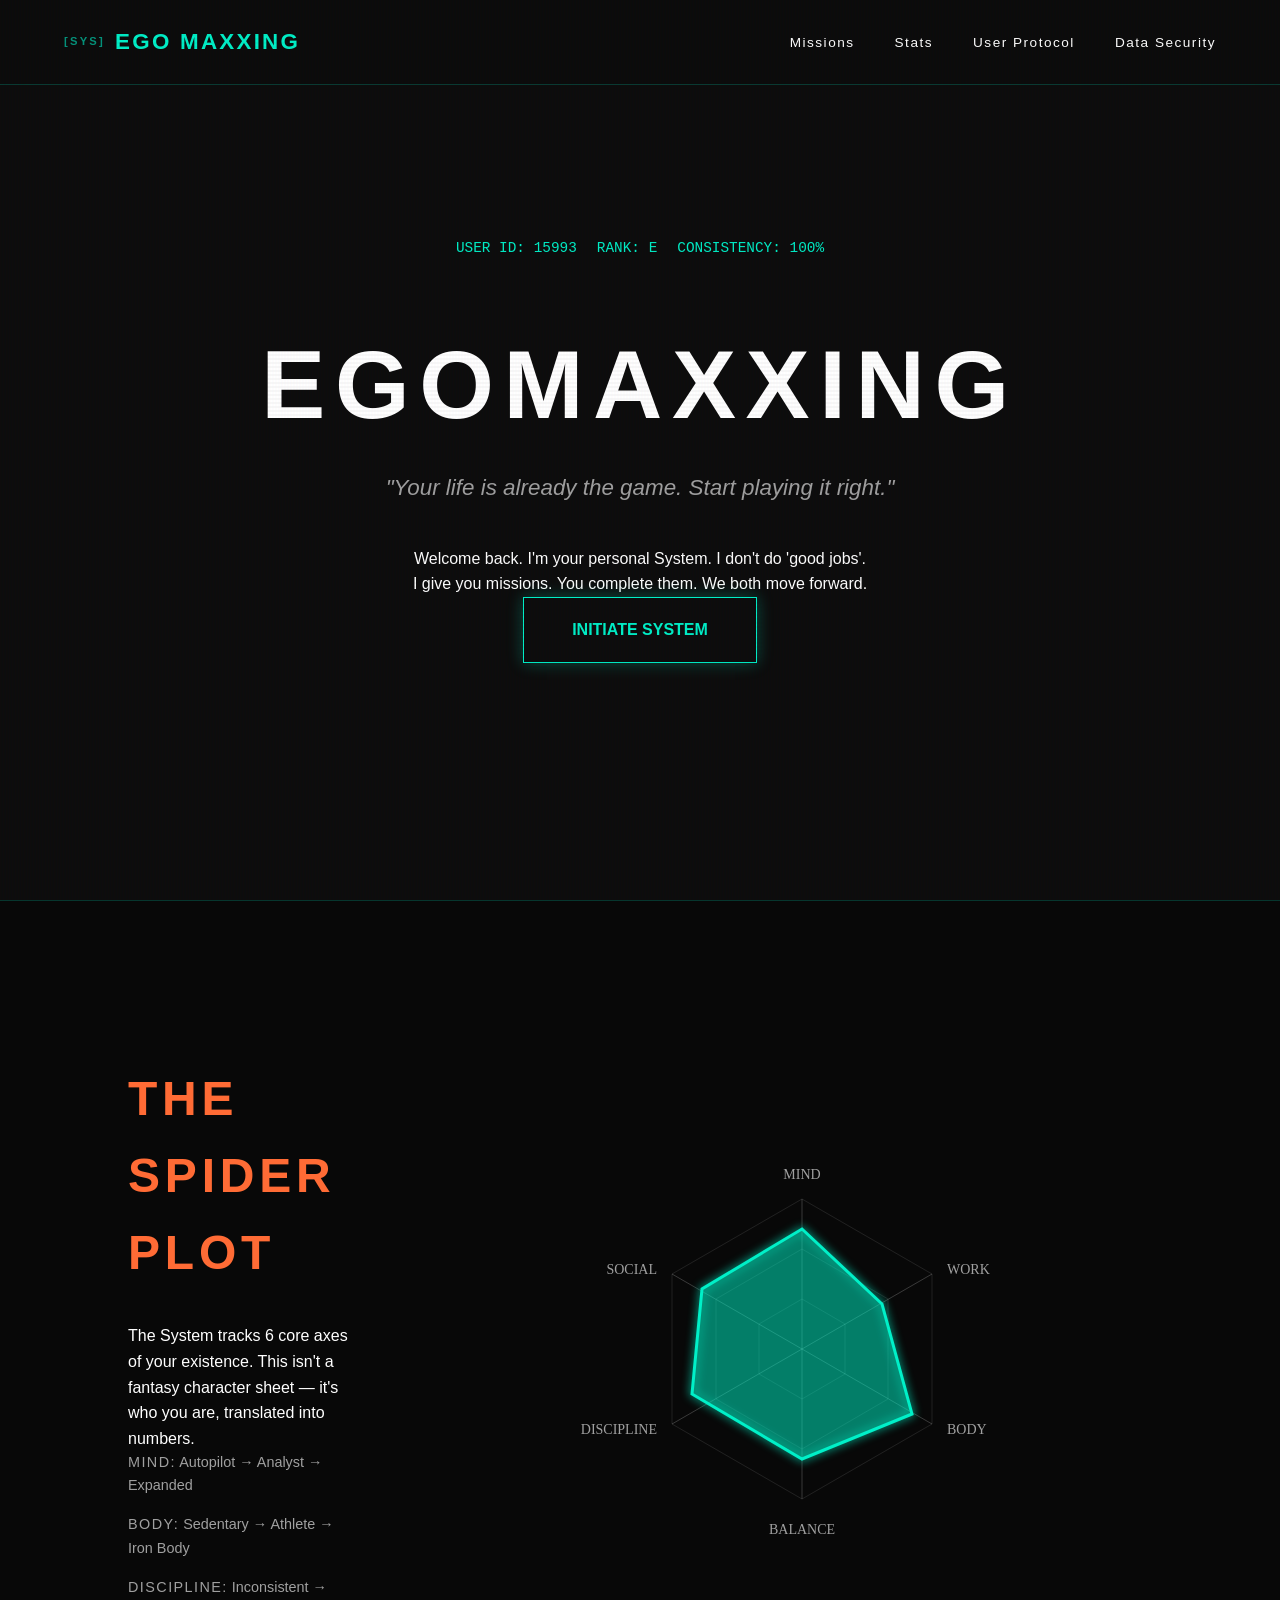
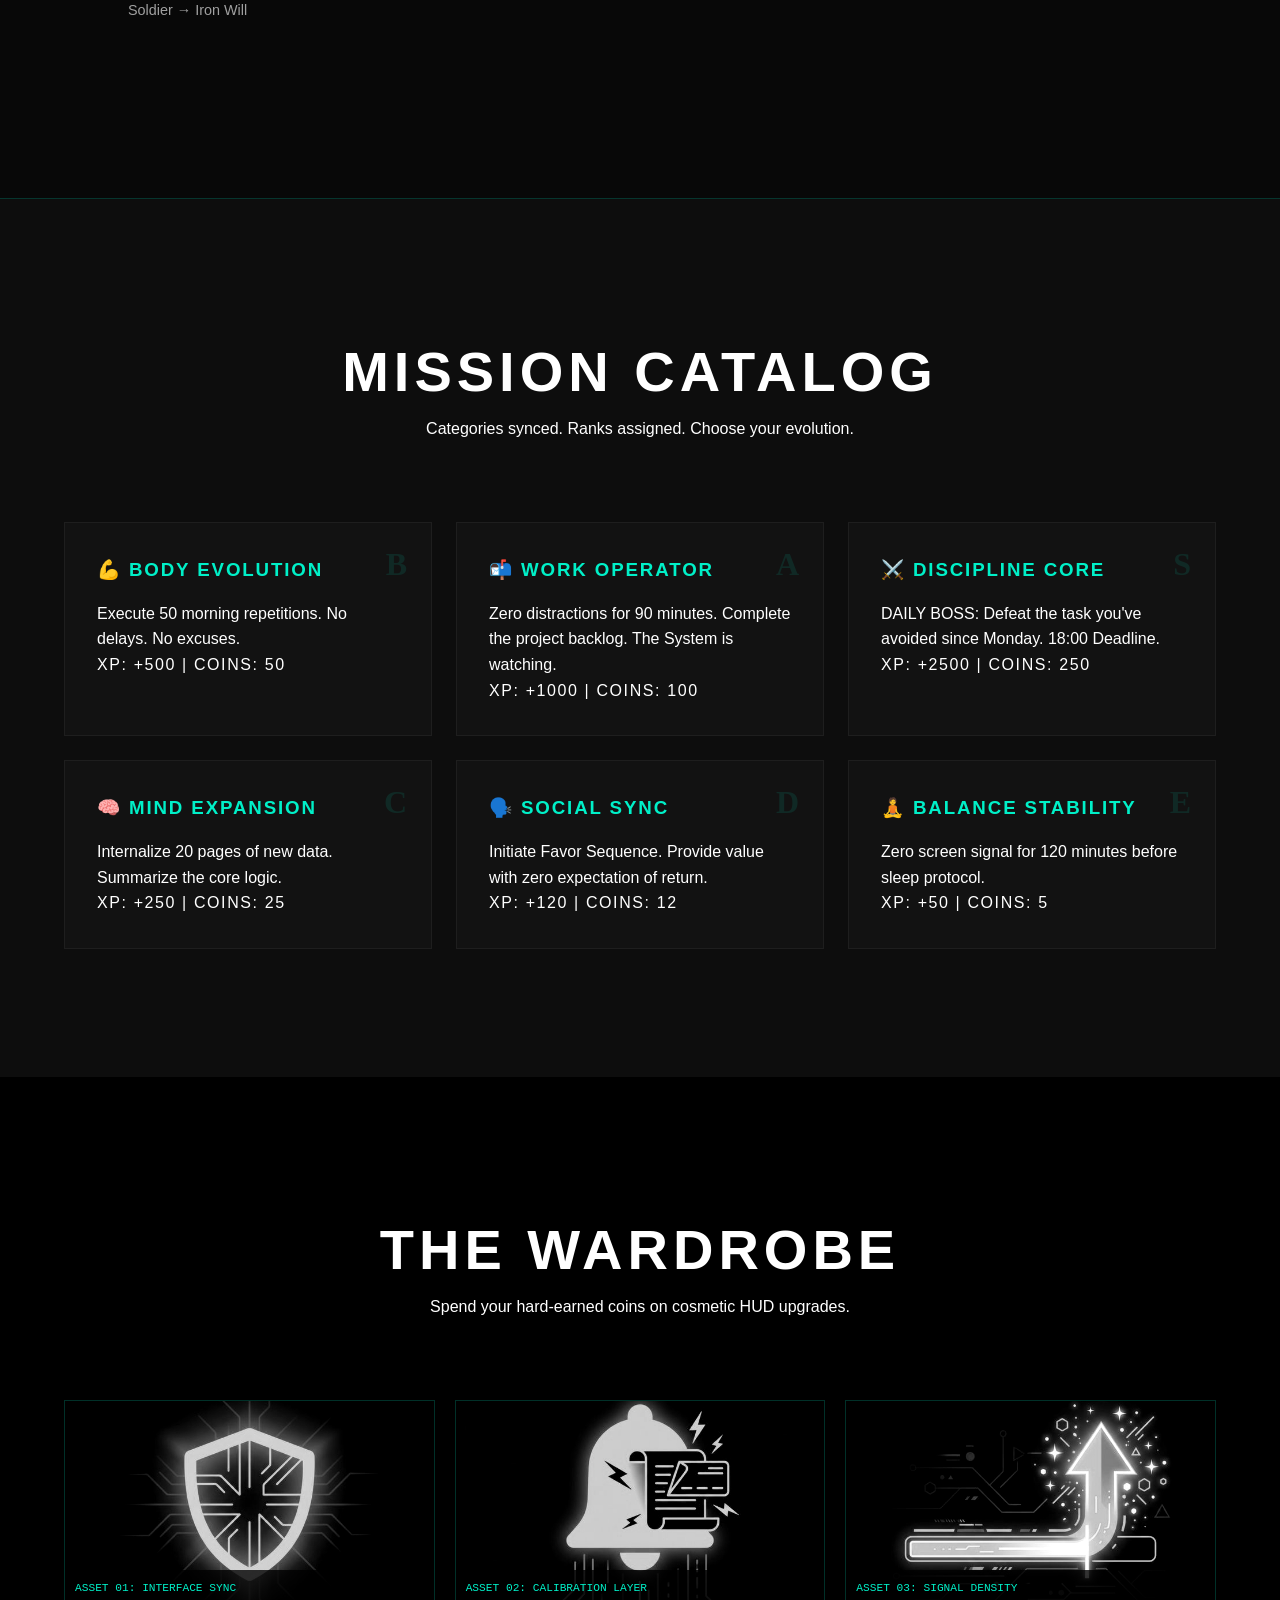
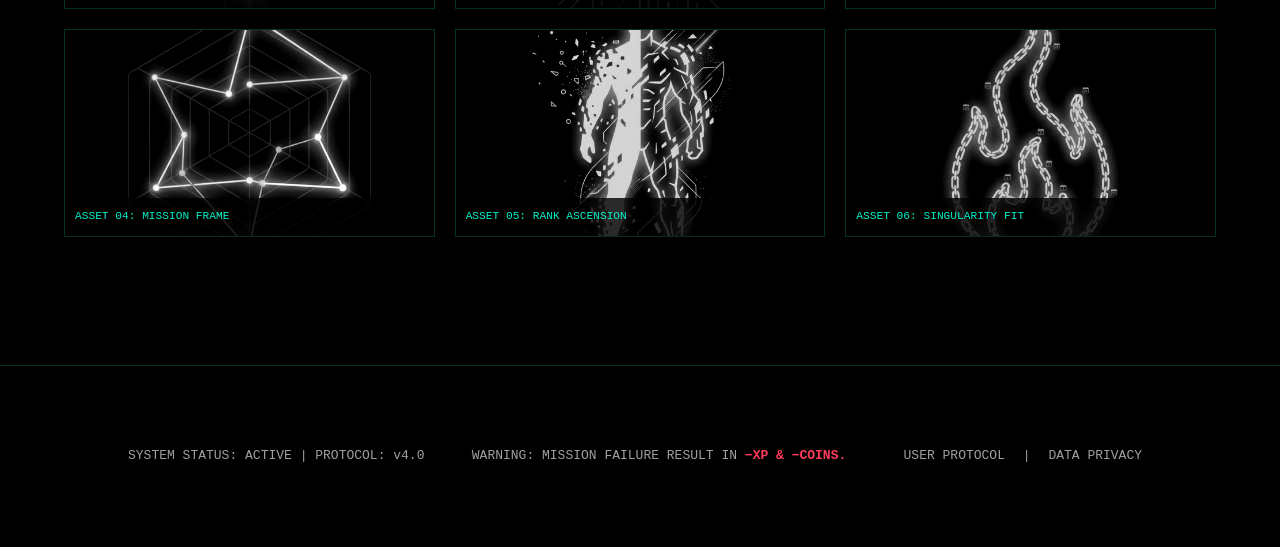
<file: index.html>
<!DOCTYPE html>
<html lang="en">
<head>
    <meta charset="UTF-8">
    <meta name="viewport" content="width=device-width, initial-scale=1.0">
    <title>EGO MAXXING | LEVEL UP YOUR REAL LIFE</title>
    <meta name="description" content="Ego Maxxing: Your life is already the game. Start playing it right. The ultimate urban RPG for productivity and personal growth.">
    <link rel="stylesheet" href="style.css">
</head>
<body class="system-boot">
    <nav>
        <a href="index.html" class="logo">EGO MAXXING</a>
        <ul>
            <li><a href="#missions">Missions</a></li>
            <li><a href="#stats">Stats</a></li>
            <li><a href="terms.html">User Protocol</a></li>
            <li><a href="privacy.html">Data Security</a></li>
        </ul>
    </nav>

    <header class="hero">
        <div class="hero-stats">
            <span>USER ID: 15993</span>
            <span>RANK: E</span>
            <span>CONSISTENCY: 100%</span>
        </div>
        <h1 id="main-title">EGO MAXXING</h1>
        <p class="tagline">"Your life is already the game. Start playing it right."</p>
        <div class="hero-desc">
            <p>Welcome back. I'm your personal System. I don't do 'good jobs'.<br>I give you missions. You complete them. We both move forward.</p>
        </div>
        <a href="#missions" class="cta-button">INITIATE SYSTEM</a>
    </header>

    <section id="stats" class="radar-section">
        <div class="radar-info">
            <h2>THE SPIDER PLOT</h2>
            <p>The System tracks 6 core axes of your existence. This isn't a fantasy character sheet — it's who you are, translated into numbers.</p>
            <div class="stat-labels">
                <div class="stat-item"><span class="mono">MIND:</span> Autopilot → Analyst → Expanded</div>
                <div class="stat-item"><span class="mono">BODY:</span> Sedentary → Athlete → Iron Body</div>
                <div class="stat-item"><span class="mono">DISCIPLINE:</span> Inconsistent → Soldier → Iron Will</div>
            </div>
        </div>
        <div class="radar-chart-container">
            <svg width="700" height="500" viewBox="0 0 700 500">
                <!-- Radar Grid Layers -->
                <polygon points="350,100 480,175 480,325 350,400 220,325 220,175" class="radar-grid" />
                <polygon points="350,150 436,200 436,300 350,350 264,300 264,200" class="radar-grid" />
                <polygon points="350,200 393,225 393,275 350,300 307,275 307,225" class="radar-grid" />
                
                <!-- Axis Lines -->
                <line x1="350" y1="250" x2="350" y2="100" class="radar-axis" />
                <line x1="350" y1="250" x2="480" y2="175" class="radar-axis" />
                <line x1="350" y1="250" x2="480" y2="325" class="radar-axis" />
                <line x1="350" y1="250" x2="350" y2="400" class="radar-axis" />
                <line x1="350" y1="250" x2="220" y2="325" class="radar-axis" />
                <line x1="350" y1="250" x2="220" y2="175" class="radar-axis" />
                
                <!-- Data Area (Example Data) -->
                <polygon points="350,130 430,205 460,315 350,360 240,295 250,190" class="radar-area" id="radar-data" />
                
                <!-- Labels -->
                <text x="350" y="80" text-anchor="middle" class="radar-label">MIND</text>
                <text x="495" y="175" text-anchor="start" class="radar-label">WORK</text>
                <text x="495" y="335" text-anchor="start" class="radar-label">BODY</text>
                <text x="350" y="435" text-anchor="middle" class="radar-label">BALANCE</text>
                <text x="205" y="335" text-anchor="end" class="radar-label">DISCIPLINE</text>
                <text x="205" y="175" text-anchor="end" class="radar-label">SOCIAL</text>
            </svg>
        </div>
    </section>

    <section id="missions" class="missions">
        <div class="missions-header">
            <h2>MISSION CATALOG</h2>
            <p>Categories synced. Ranks assigned. Choose your evolution.</p>
        </div>
        <div class="mission-grid">
            <div class="mission-card" data-rank="B">
                <span class="mission-rank">B</span>
                <h3>💪 BODY EVOLUTION</h3>
                <p>Execute 50 morning repetitions. No delays. No excuses.</p>
                <div class="mono small-data">XP: +500 | COINS: 50</div>
            </div>
            <div class="mission-card" data-rank="A">
                <span class="mission-rank">A</span>
                <h3>📬 WORK OPERATOR</h3>
                <p>Zero distractions for 90 minutes. Complete the project backlog. The System is watching.</p>
                <div class="mono small-data">XP: +1000 | COINS: 100</div>
            </div>
            <div class="mission-card" data-rank="S">
                <span class="mission-rank">S</span>
                <h3>⚔️ DISCIPLINE CORE</h3>
                <p>DAILY BOSS: Defeat the task you've avoided since Monday. 18:00 Deadline.</p>
                <div class="mono small-data">XP: +2500 | COINS: 250</div>
            </div>
            <div class="mission-card" data-rank="C">
                <span class="mission-rank">C</span>
                <h3>🧠 MIND EXPANSION</h3>
                <p>Internalize 20 pages of new data. Summarize the core logic.</p>
                <div class="mono small-data">XP: +250 | COINS: 25</div>
            </div>
            <div class="mission-card" data-rank="D">
                <span class="mission-rank">D</span>
                <h3>🗣️ SOCIAL SYNC</h3>
                <p>Initiate Favor Sequence. Provide value with zero expectation of return.</p>
                <div class="mono small-data">XP: +120 | COINS: 12</div>
            </div>
            <div class="mission-card" data-rank="E">
                <span class="mission-rank">E</span>
                <h3>🧘 BALANCE STABILITY</h3>
                <p>Zero screen signal for 120 minutes before sleep protocol.</p>
                <div class="mono small-data">XP: +50 | COINS: 5</div>
            </div>
        </div>
    </section>

    <section class="wardrobe">
        <div class="missions-header">
            <h2>THE WARDROBE</h2>
            <p>Spend your hard-earned coins on cosmetic HUD upgrades.</p>
        </div>
        <div class="slide-grid">
            <div class="slide-item">
                <img src="assets/slide_1.png" alt="Skin 1">
                <div class="slide-overlay">ASSET 01: INTERFACE SYNC</div>
            </div>
            <div class="slide-item">
                <img src="assets/slide_2.png" alt="Skin 2">
                <div class="slide-overlay">ASSET 02: CALIBRATION LAYER</div>
            </div>
            <div class="slide-item">
                <img src="assets/slide_3.png" alt="Skin 3">
                <div class="slide-overlay">ASSET 03: SIGNAL DENSITY</div>
            </div>
            <div class="slide-item">
                <img src="assets/slide_4.png" alt="Skin 4">
                <div class="slide-overlay">ASSET 04: MISSION FRAME</div>
            </div>
            <div class="slide-item">
                <img src="assets/slide_5.png" alt="Skin 5">
                <div class="slide-overlay">ASSET 05: RANK ASCENSION</div>
            </div>
            <div class="slide-item">
                <img src="assets/slide_6.png" alt="Skin 6">
                <div class="slide-overlay">ASSET 06: SINGULARITY FIT</div>
            </div>
        </div>
    </section>

    <footer>
        <div class="footer-status">
            SYSTEM STATUS: <span class="system-teal">ACTIVE</span> | PROTOCOL: <span class="system-teal">v4.0</span>
        </div>
        <div class="penalty-warning">
            WARNING: MISSION FAILURE RESULT IN <span class="penalty-text">−XP & −COINS.</span>
        </div>
        <div class="footer-links">
            <a href="terms.html">USER PROTOCOL</a> | <a href="privacy.html">DATA PRIVACY</a>
        </div>
    </footer>

    <script src="main.js"></script>
</body>
</html>
</file>
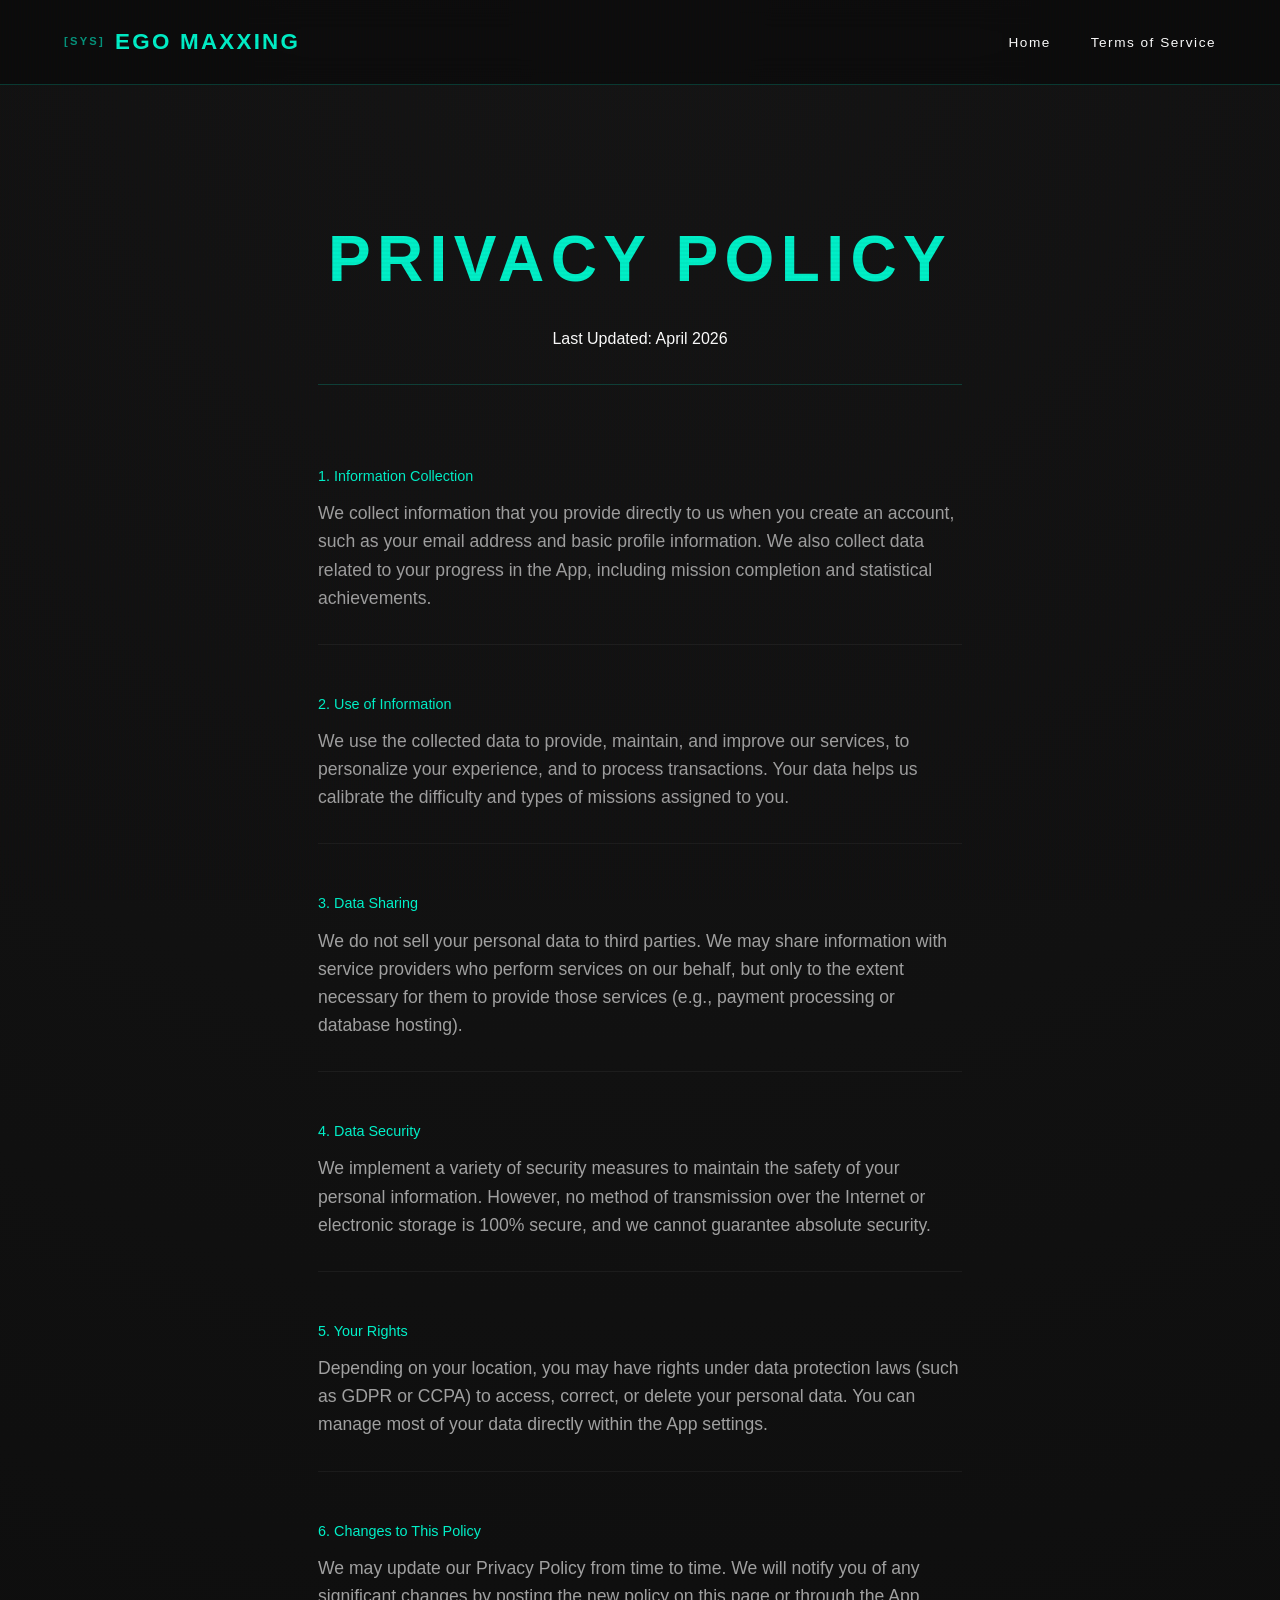
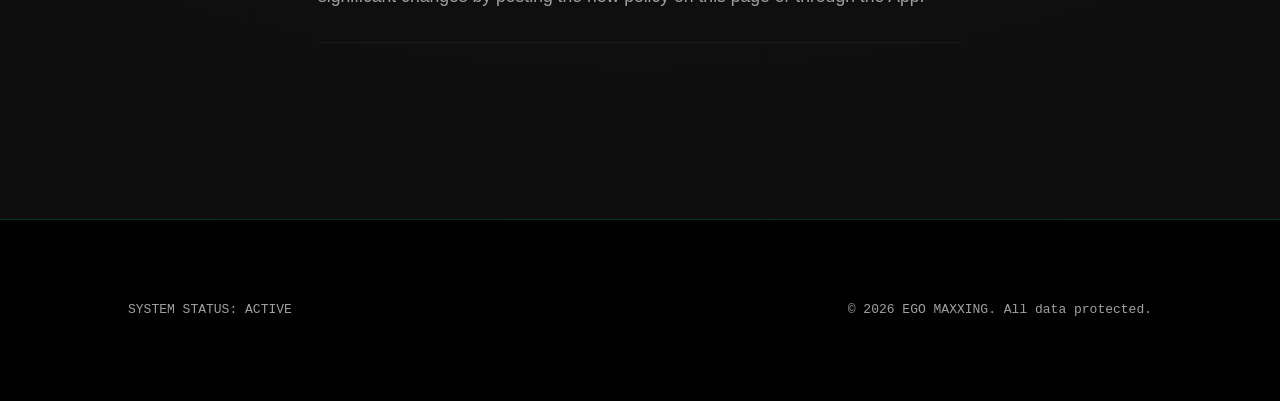
<file: privacy.html>
<!DOCTYPE html>
<html lang="en">
<head>
    <meta charset="UTF-8">
    <meta name="viewport" content="width=device-width, initial-scale=1.0">
    <title>Privacy Policy | EGO MAXXING</title>
    <link rel="stylesheet" href="style.css">
</head>
<body class="legal-page">
    <nav>
        <a href="index.html" class="logo">EGO MAXXING</a>
        <ul>
            <li><a href="index.html">Home</a></li>
            <li><a href="terms.html">Terms of Service</a></li>
        </ul>
    </nav>

    <main class="legal-content">
        <header class="legal-header">
            <h1>Privacy Policy</h1>
            <p class="tagline">Last Updated: April 2026</p>
        </header>
        
        <section class="legal-section">
            <span class="section-number">1. Information Collection</span>
            <p>We collect information that you provide directly to us when you create an account, such as your email address and basic profile information. We also collect data related to your progress in the App, including mission completion and statistical achievements.</p>
        </section>

        <section class="legal-section">
            <span class="section-number">2. Use of Information</span>
            <p>We use the collected data to provide, maintain, and improve our services, to personalize your experience, and to process transactions. Your data helps us calibrate the difficulty and types of missions assigned to you.</p>
        </section>

        <section class="legal-section">
            <span class="section-number">3. Data Sharing</span>
            <p>We do not sell your personal data to third parties. We may share information with service providers who perform services on our behalf, but only to the extent necessary for them to provide those services (e.g., payment processing or database hosting).</p>
        </section>

        <section class="legal-section">
            <span class="section-number">4. Data Security</span>
            <p>We implement a variety of security measures to maintain the safety of your personal information. However, no method of transmission over the Internet or electronic storage is 100% secure, and we cannot guarantee absolute security.</p>
        </section>

        <section class="legal-section">
            <span class="section-number">5. Your Rights</span>
            <p>Depending on your location, you may have rights under data protection laws (such as GDPR or CCPA) to access, correct, or delete your personal data. You can manage most of your data directly within the App settings.</p>
        </section>

        <section class="legal-section">
            <span class="section-number">6. Changes to This Policy</span>
            <p>We may update our Privacy Policy from time to time. We will notify you of any significant changes by posting the new policy on this page or through the App.</p>
        </section>
    </main>

    <footer>
        <div class="footer-status">SYSTEM STATUS: <span class="system-teal">ACTIVE</span></div>
        <p>&copy; 2026 EGO MAXXING. All data protected.</p>
    </footer>

    <script src="main.js"></script>
</body>
</html>
</file>
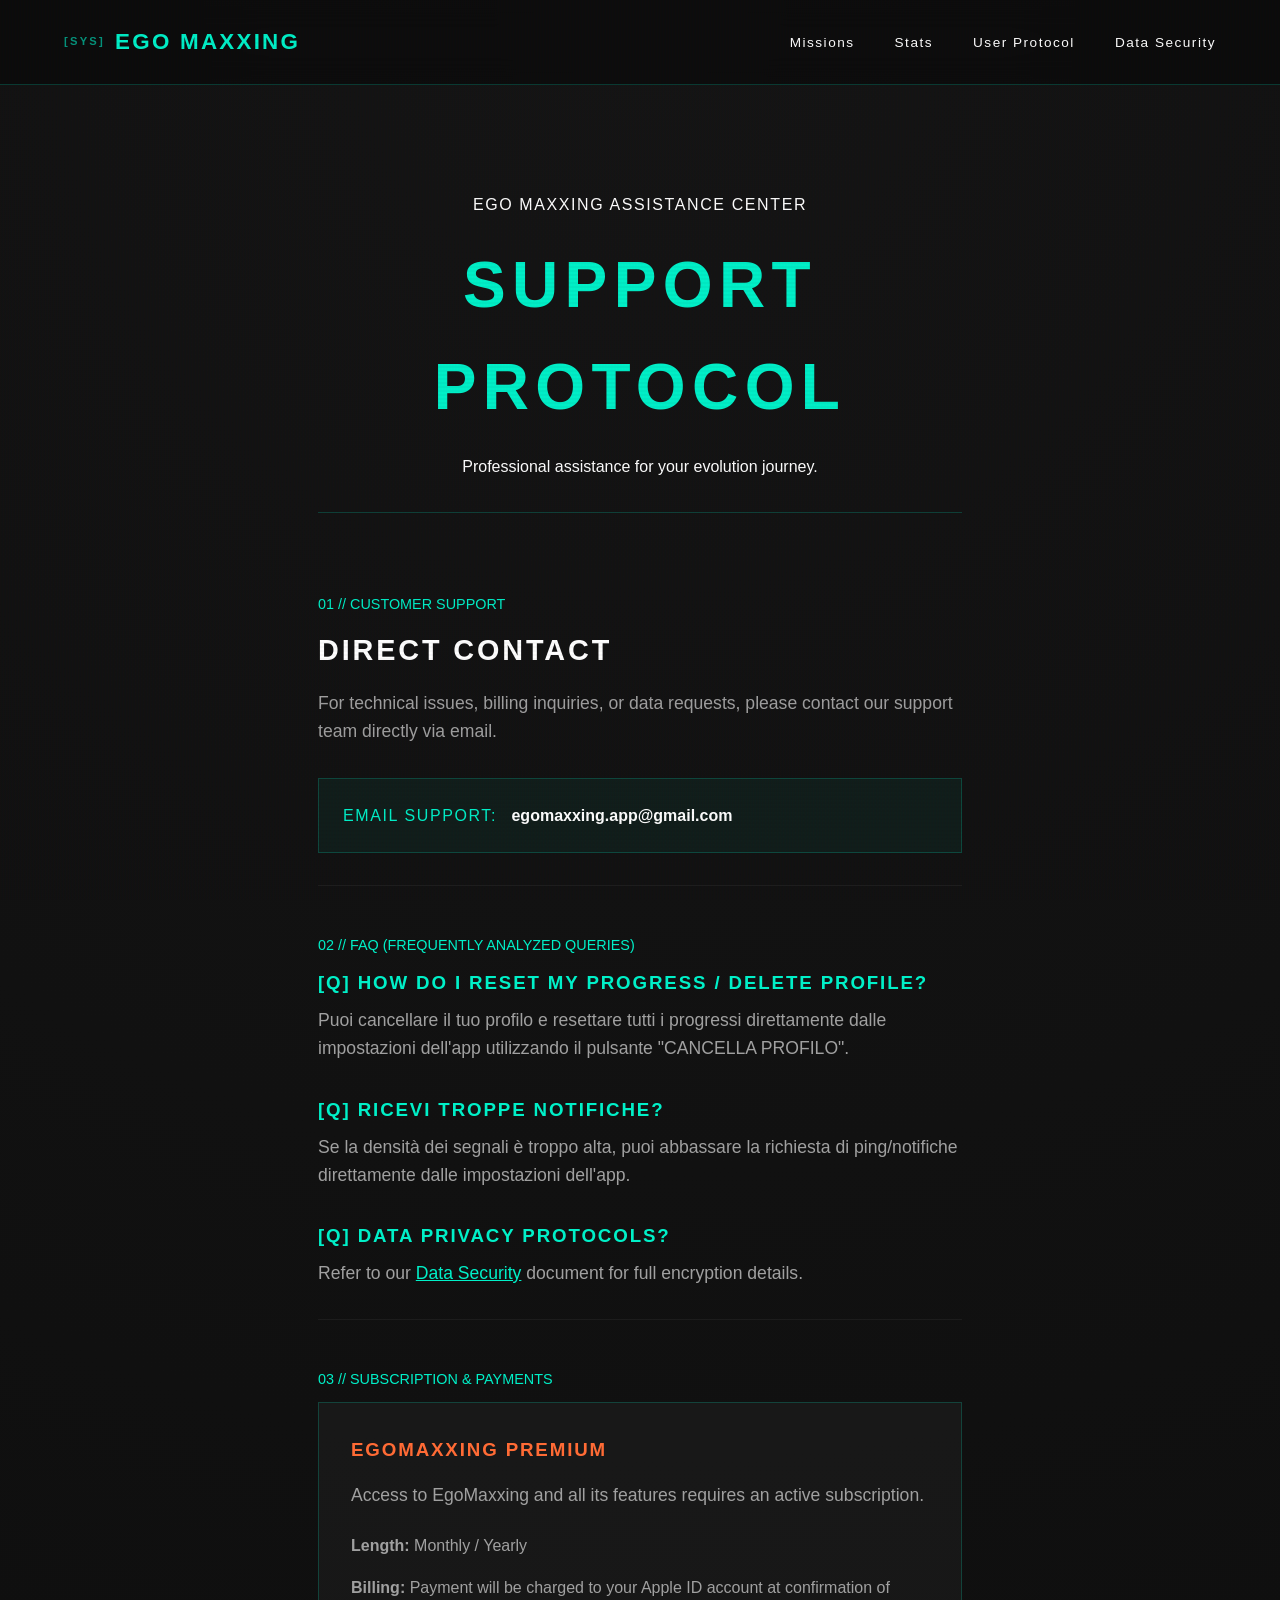
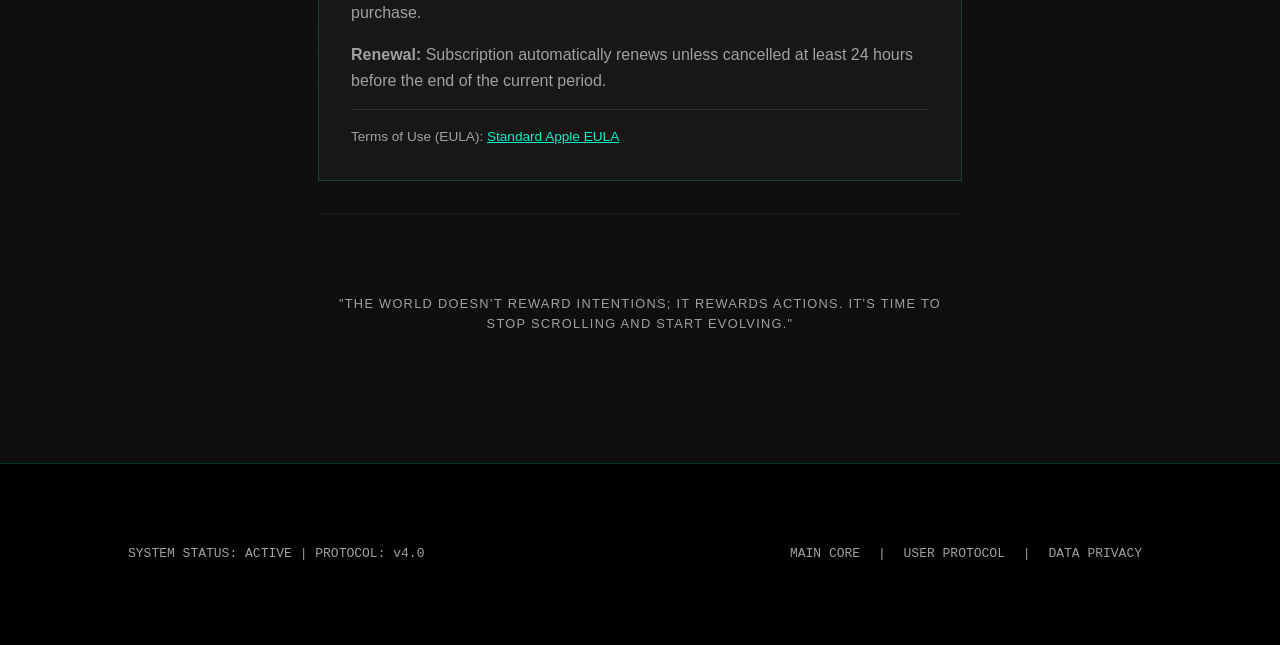
<file: support.html>
<!DOCTYPE html>
<html lang="en">
<head>
    <meta charset="UTF-8">
    <meta name="viewport" content="width=device-width, initial-scale=1.0">
    <title>SUPPORT | EGO MAXXING</title>
    <meta name="description" content="Official support page for EgoMaxxing. Get assistance with your subscription, account, and missions.">
    <link rel="stylesheet" href="style.css">
</head>
<body class="legal-page">
    <nav>
        <a href="index.html" class="logo">EGO MAXXING</a>
        <ul>
            <li><a href="index.html#missions">Missions</a></li>
            <li><a href="index.html#stats">Stats</a></li>
            <li><a href="terms.html">User Protocol</a></li>
            <li><a href="privacy.html">Data Security</a></li>
        </ul>
    </nav>

    <main class="legal-content">
        <header class="legal-header">
            <span class="mono">EGO MAXXING ASSISTANCE CENTER</span>
            <h1>SUPPORT PROTOCOL</h1>
            <p>Professional assistance for your evolution journey.</p>
        </header>

        <!-- 01 CONTACT INFO -->
        <section class="legal-section">
            <span class="section-number">01 // CUSTOMER SUPPORT</span>
            <h2>DIRECT CONTACT</h2>
            <p>For technical issues, billing inquiries, or data requests, please contact our support team directly via email.</p>
            <div style="margin-top: 2rem; padding: 1.5rem; border: var(--hud-border); background: rgba(0,240,200,0.05); display: block;">
                <span class="mono" style="color: var(--system-teal);">EMAIL SUPPORT:</span> 
                <a href="mailto:egomaxxing.app@gmail.com" style="color: var(--text-white); text-decoration: none; font-weight: bold; margin-left: 10px; font-family: 'Space Grotesk', sans-serif;">egomaxxing.app@gmail.com</a>
            </div>
        </section>

        <!-- 02 FAQ -->
        <section class="legal-section">
            <span class="section-number">02 // FAQ (FREQUENTLY ANALYZED QUERIES)</span>
            <div class="faq-item" style="margin-bottom: 2rem;">
                <h3 style="color: var(--system-teal); margin-bottom: 0.5rem;">[Q] HOW DO I RESET MY PROGRESS / DELETE PROFILE?</h3>
                <p>Puoi cancellare il tuo profilo e resettare tutti i progressi direttamente dalle impostazioni dell'app utilizzando il pulsante "CANCELLA PROFILO".</p>
            </div>
            <div class="faq-item" style="margin-bottom: 2rem;">
                <h3 style="color: var(--system-teal); margin-bottom: 0.5rem;">[Q] RICEVI TROPPE NOTIFICHE?</h3>
                <p>Se la densità dei segnali è troppo alta, puoi abbassare la richiesta di ping/notifiche direttamente dalle impostazioni dell'app.</p>
            </div>
            <div class="faq-item">
                <h3 style="color: var(--system-teal); margin-bottom: 0.5rem;">[Q] DATA PRIVACY PROTOCOLS?</h3>
                <p>Refer to our <a href="privacy.html" style="color: var(--system-teal);">Data Security</a> document for full encryption details.</p>
            </div>
        </section>

        <!-- 03 SUBSCRIPTION INFO -->
        <section class="legal-section">
            <span class="section-number">03 // SUBSCRIPTION & PAYMENTS</span>
            <div style="background: rgba(255,255,255,0.03); border: var(--hud-border); padding: 2rem;">
                <h3 style="color: var(--action-orange); margin-bottom: 1rem;">EgoMaxxing Premium</h3>
                <p style="margin-bottom: 1.5rem; color: var(--text-dim);">Access to EgoMaxxing and all its features requires an active subscription.</p>
                <ul style="list-style: none; color: var(--text-dim);">
                    <li style="margin-bottom: 1rem;"><strong>Length:</strong> Monthly / Yearly</li>
                    <li style="margin-bottom: 1rem;"><strong>Billing:</strong> Payment will be charged to your Apple ID account at confirmation of purchase.</li>
                    <li style="margin-bottom: 1rem;"><strong>Renewal:</strong> Subscription automatically renews unless cancelled at least 24 hours before the end of the current period.</li>
                </ul>
                <p style="font-size: 0.85rem; border-top: 1px solid rgba(255,255,255,0.1); padding-top: 1rem; margin-top: 1rem;">
                    Terms of Use (EULA): <a href="https://www.apple.com/legal/internet-services/itunes/dev/stdeula/" target="_blank" style="color: var(--system-teal);">Standard Apple EULA</a>
                </p>
            </div>
        </section>

        <section style="text-align: center; padding-top: 2rem; opacity: 0.6;">
            <p class="mono" style="font-size: 0.8rem;">"The world doesn’t reward intentions; it rewards actions. It's time to stop scrolling and start evolving."</p>
        </section>
    </main>

    <footer>
        <div class="footer-status">
            SYSTEM STATUS: <span class="system-teal">ACTIVE</span> | PROTOCOL: <span class="system-teal">v4.0</span>
        </div>
        <div class="footer-links">
            <a href="index.html">MAIN CORE</a> | <a href="terms.html">USER PROTOCOL</a> | <a href="privacy.html">DATA PRIVACY</a>
        </div>
    </footer>

    <script src="main.js"></script>
</body>
</html>
</file>
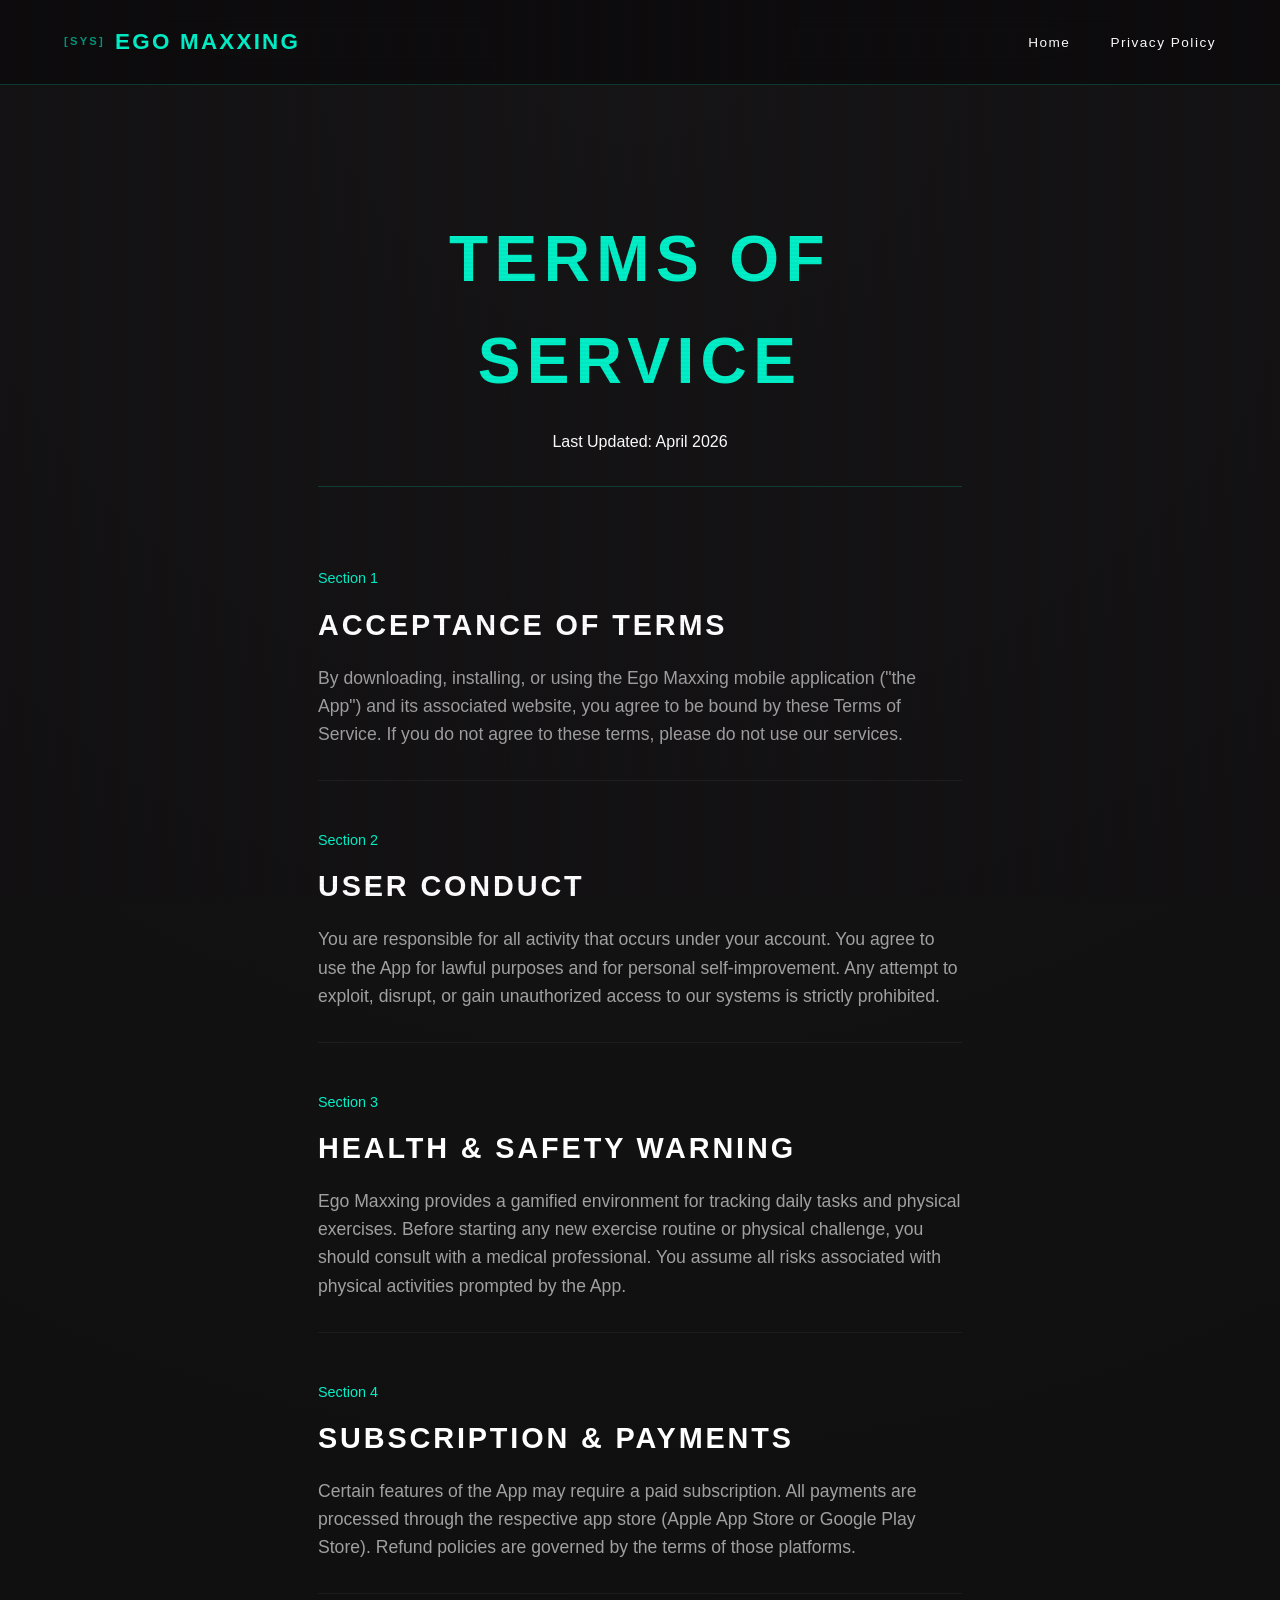
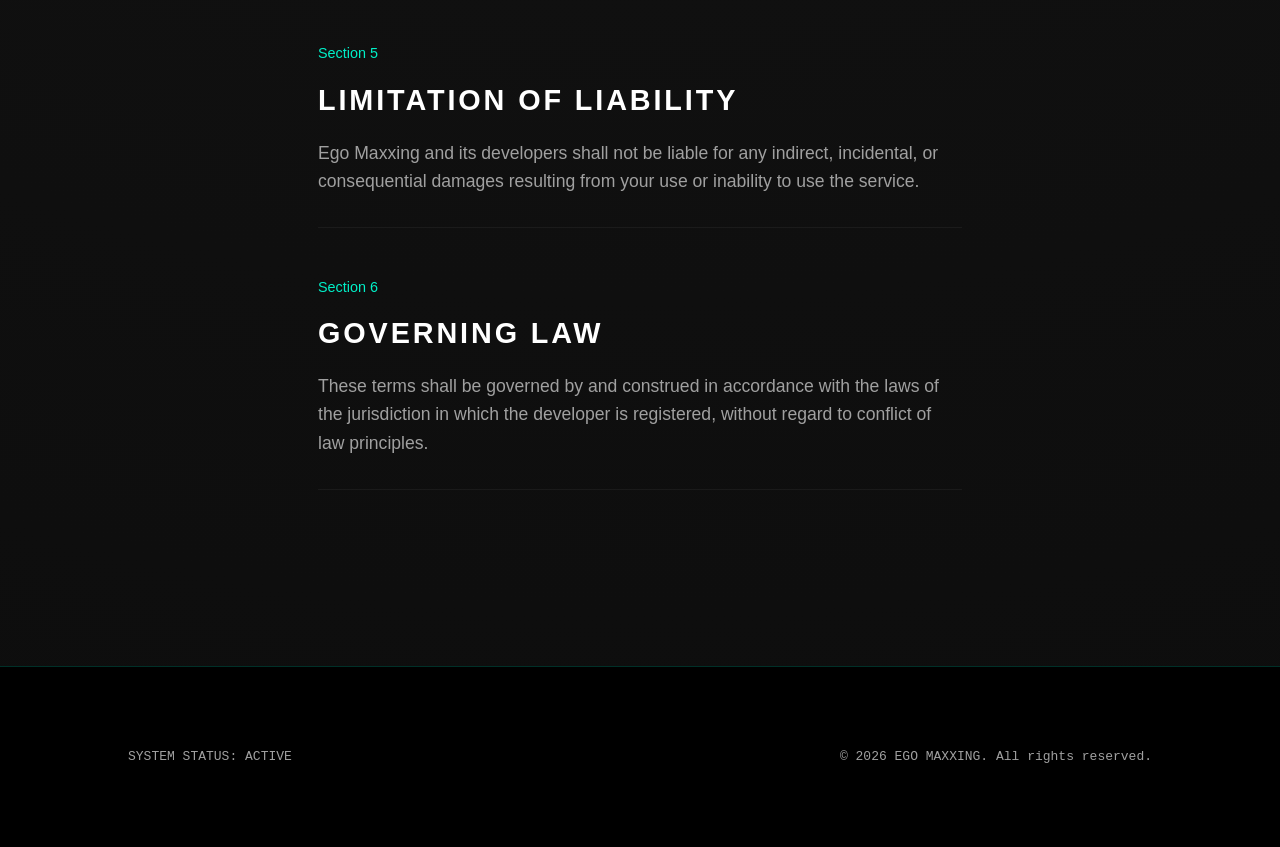
<file: terms.html>
<!DOCTYPE html>
<html lang="en">
<head>
    <meta charset="UTF-8">
    <meta name="viewport" content="width=device-width, initial-scale=1.0">
    <title>Terms of Service | EGO MAXXING</title>
    <link rel="stylesheet" href="style.css">
</head>
<body class="legal-page">
    <nav>
        <a href="index.html" class="logo">EGO MAXXING</a>
        <ul>
            <li><a href="index.html">Home</a></li>
            <li><a href="privacy.html">Privacy Policy</a></li>
        </ul>
    </nav>

    <main class="legal-content">
        <header class="legal-header">
            <h1>Terms of Service</h1>
            <p class="tagline">Last Updated: April 2026</p>
        </header>
        
        <section class="legal-section">
            <span class="section-number">Section 1</span>
            <h2>Acceptance of Terms</h2>
            <p>By downloading, installing, or using the Ego Maxxing mobile application ("the App") and its associated website, you agree to be bound by these Terms of Service. If you do not agree to these terms, please do not use our services.</p>
        </section>

        <section class="legal-section">
            <span class="section-number">Section 2</span>
            <h2>User Conduct</h2>
            <p>You are responsible for all activity that occurs under your account. You agree to use the App for lawful purposes and for personal self-improvement. Any attempt to exploit, disrupt, or gain unauthorized access to our systems is strictly prohibited.</p>
        </section>

        <section class="legal-section">
            <span class="section-number">Section 3</span>
            <h2>Health & Safety Warning</h2>
            <p>Ego Maxxing provides a gamified environment for tracking daily tasks and physical exercises. Before starting any new exercise routine or physical challenge, you should consult with a medical professional. You assume all risks associated with physical activities prompted by the App.</p>
        </section>

        <section class="legal-section">
            <span class="section-number">Section 4</span>
            <h2>Subscription & Payments</h2>
            <p>Certain features of the App may require a paid subscription. All payments are processed through the respective app store (Apple App Store or Google Play Store). Refund policies are governed by the terms of those platforms.</p>
        </section>

        <section class="legal-section">
            <span class="section-number">Section 5</span>
            <h2>Limitation of Liability</h2>
            <p>Ego Maxxing and its developers shall not be liable for any indirect, incidental, or consequential damages resulting from your use or inability to use the service.</p>
        </section>

        <section class="legal-section">
            <span class="section-number">Section 6</span>
            <h2>Governing Law</h2>
            <p>These terms shall be governed by and construed in accordance with the laws of the jurisdiction in which the developer is registered, without regard to conflict of law principles.</p>
        </section>
    </main>

    <footer>
        <div class="footer-status">SYSTEM STATUS: <span class="system-teal">ACTIVE</span></div>
        <p>&copy; 2026 EGO MAXXING. All rights reserved.</p>
    </footer>

    <script src="main.js"></script>
</body>
</html>
</file>
<file: style.css>
:root {
  --bg-dark: #0D0D0D;
  --system-teal: #00F0C8;
  --action-orange: #FF6B35;
  --penalty-red: #FF3B5C;
  --text-white: #FFFFFF;
  --text-dim: #A0A0A0;
  --glass-bg: rgba(13, 13, 13, 0.9);
  --hud-border: 1px solid rgba(0, 240, 200, 0.2);
  --teal-glow: 0 0 15px rgba(0, 240, 200, 0.3);
  --orange-glow: 0 0 15px rgba(255, 107, 53, 0.3);
}

@import url('https://fonts.googleapis.com/css2?family=Inter:wght@300;400;600&family=Space+Grotesk:wght@500;700&display=swap');

* {
  margin: 0;
  padding: 0;
  box-sizing: border-box;
  cursor: crosshair;
}

body {
  background-color: var(--bg-dark);
  color: var(--text-white);
  font-family: 'Inter', sans-serif;
  line-height: 1.6;
  overflow-x: hidden;
  position: relative;
}

/* Scan-line Overlay */
body::before {
  content: "";
  position: fixed;
  top: 0;
  left: 0;
  width: 100vw;
  height: 100vh;
  background: linear-gradient(
    rgba(18, 16, 16, 0) 50%,
    rgba(0, 0, 0, 0.1) 50%
  ),
  linear-gradient(
    90deg,
    rgba(255, 0, 0, 0.05),
    rgba(0, 255, 0, 0.02),
    rgba(0, 0, 255, 0.05)
  );
  background-size: 100% 4px, 3px 100%;
  pointer-events: none;
  z-index: 5000;
  opacity: 0.3;
}

h1, h2, h3, .logo, .mono {
  font-family: 'Space Grotesk', sans-serif;
  text-transform: uppercase;
  letter-spacing: 0.1em;
}

/* UI Elements */
nav {
  position: fixed;
  top: 0;
  width: 100%;
  padding: 1.5rem 5%;
  background: var(--glass-bg);
  backdrop-filter: blur(15px);
  z-index: 1000;
  border-bottom: var(--hud-border);
  display: flex;
  justify-content: space-between;
  align-items: center;
}

nav .logo {
  font-size: 1.4rem;
  font-weight: 700;
  color: var(--system-teal);
  text-decoration: none;
  display: flex;
  align-items: center;
  gap: 10px;
}

nav .logo::before {
  content: "[SYS]";
  font-size: 0.7rem;
  opacity: 0.6;
}

nav ul {
  display: flex;
  list-style: none;
  gap: 2.5rem;
}

nav ul li a {
  color: var(--text-white);
  text-decoration: none;
  font-size: 0.85rem;
  font-weight: 500;
  transition: all 0.3s;
  letter-spacing: 1.5px;
}

nav ul li a:hover {
  color: var(--system-teal);
  text-shadow: var(--teal-glow);
}

/* Hero Section */
.hero {
  min-height: 100vh;
  display: flex;
  flex-direction: column;
  justify-content: center;
  align-items: center;
  text-align: center;
  padding: 0 10%;
  position: relative;
}

.hero h1 {
  font-size: 6rem;
  margin-bottom: 0.5rem;
  color: var(--text-white);
  position: relative;
  animation: flicker 4s infinite;
}

@keyframes flicker {
  0%, 19.999%, 22%, 62.999%, 64%, 64.999%, 70%, 100% {
    opacity: 1;
    text-shadow: 0 0 10px var(--system-teal);
  }
  20%, 21.999%, 63%, 63.999%, 65%, 69.999% {
    opacity: 0.4;
    text-shadow: none;
  }
}

.hero p.tagline {
  font-size: 1.4rem;
  font-weight: 300;
  color: var(--text-dim);
  max-width: 800px;
  margin-bottom: 2.5rem;
  font-style: italic;
}

.hero-stats {
  display: flex;
  gap: 20px;
  margin-bottom: 3rem;
  font-family: monospace;
  font-size: 0.9rem;
  color: var(--system-teal);
}

.cta-button {
  padding: 1.2rem 3rem;
  background: transparent;
  border: 1px solid var(--system-teal);
  color: var(--system-teal);
  font-family: 'Space Grotesk', sans-serif;
  font-weight: 700;
  text-decoration: none;
  transition: all 0.3s cubic-bezier(0.175, 0.885, 0.32, 1.275);
  box-shadow: var(--teal-glow);
  position: relative;
  overflow: hidden;
}

.cta-button:hover {
  background: var(--system-teal);
  color: #000;
  box-shadow: 0 0 40px var(--system-teal);
  transform: scale(1.05);
}

/* Spider Plot Section */
.radar-section {
  padding: 10rem 10%;
  display: flex;
  align-items: center;
  justify-content: center;
  gap: 100px;
  background: #080808;
  border-top: var(--hud-border);
  border-bottom: var(--hud-border);
}

.radar-info {
  flex: 1;
  max-width: 500px;
}

.radar-info h2 {
  font-size: 3rem;
  color: var(--action-orange);
  margin-bottom: 2rem;
}

.stat-item {
  margin-bottom: 1rem;
  font-size: 0.9rem;
  color: var(--text-dim);
}

.radar-chart-container {
  flex: 1;
  display: flex;
  justify-content: center;
  align-items: center;
}

/* Dynamic Radar SVG Styles */
.radar-grid { stroke: rgba(255, 255, 255, 0.1); stroke-width: 1; fill: none; }
.radar-axis { stroke: rgba(255, 255, 255, 0.2); stroke-width: 1; }
.radar-area { fill: rgba(0, 240, 200, 0.3); stroke: var(--system-teal); stroke-width: 3; filter: drop-shadow(0 0 5px var(--system-teal)); }
.radar-label { fill: var(--text-dim); font-size: 14px; font-family: 'Space Grotesk'; text-transform: uppercase; }

/* Mission Catalog */
.missions {
  padding: 8rem 5%;
}

.missions-header {
  text-align: center;
  margin-bottom: 5rem;
}

.missions-header h2 {
  font-size: 3.5rem;
  letter-spacing: 5px;
  color: var(--text-white);
}

.mission-grid {
  display: grid;
  grid-template-columns: repeat(auto-fit, minmax(320px, 1fr));
  gap: 1.5rem;
}

.mission-card {
  background: rgba(255, 255, 255, 0.02);
  border: 1px solid rgba(255, 255, 255, 0.05);
  padding: 2rem;
  position: relative;
  transition: all 0.4s;
  overflow: hidden;
}

.mission-card::before {
  content: "";
  position: absolute;
  top: 0;
  left: 0;
  width: 4px;
  height: 0;
  background: var(--system-teal);
  transition: height 0.4s;
}

.mission-card:hover {
  background: rgba(255, 255, 255, 0.05);
  border-color: var(--system-teal);
  transform: translateY(-5px);
}

.mission-card:hover::before {
  height: 100%;
}

.mission-rank {
  position: absolute;
  top: 1rem;
  right: 1.5rem;
  font-family: 'Space Grotesk';
  font-weight: 700;
  font-size: 2rem;
  opacity: 0.1;
  color: var(--system-teal);
}

.mission-card h3 {
  margin-bottom: 1rem;
  color: var(--system-teal);
  display: flex;
  align-items: center;
  gap: 10px;
}

/* Wardrobe / Slides Section */
.wardrobe {
  padding: 8rem 5%;
  background: #000;
}

.slide-grid {
  display: grid;
  grid-template-columns: repeat(3, 1fr);
  gap: 20px;
}

.slide-item {
  position: relative;
  border: var(--hud-border);
  aspect-ratio: 16/9;
  overflow: hidden;
}

.slide-item img {
  width: 100%;
  height: 100%;
  object-fit: cover;
  filter: grayscale(100%) contrast(120%);
  transition: all 0.5s;
}

.slide-item:hover img {
  filter: grayscale(0%) contrast(100%);
  transform: scale(1.1);
}

.slide-overlay {
  position: absolute;
  bottom: 0;
  width: 100%;
  padding: 10px;
  background: rgba(0, 0, 0, 0.8);
  font-family: monospace;
  font-size: 0.7rem;
  color: var(--system-teal);
}

/* Legal Pages */
.legal-page {
  background: radial-gradient(circle at top, #151515 0%, #0d0d0d 100%);
}

.legal-content {
  padding: 12rem 10% 8rem;
  max-width: 900px;
  margin: 0 auto;
}

.legal-header {
  text-align: center;
  margin-bottom: 5rem;
  border-bottom: var(--hud-border);
  padding-bottom: 2rem;
}

.legal-header h1 {
  font-size: 4rem;
  color: var(--system-teal);
  margin: 1rem 0;
}

.legal-section {
  margin-bottom: 3rem;
  padding-bottom: 2rem;
  border-bottom: 1px solid rgba(255, 255, 255, 0.05);
}

.section-number {
  font-family: 'Space Grotesk', sans-serif;
  font-size: 0.9rem;
  color: var(--system-teal);
  margin-bottom: 0.7rem;
  display: block;
}

.legal-section h2 {
  font-size: 1.8rem;
  margin-bottom: 1rem;
  color: var(--text-white);
}

.legal-section p {
  color: var(--text-dim);
  font-size: 1.1rem;
}

.penalty-text {
  color: var(--penalty-red);
  font-weight: 700;
}

/* Footer Styling */
footer {
  padding: 5rem 10%;
  border-top: var(--hud-border);
  display: flex;
  justify-content: space-between;
  align-items: flex-end;
  font-family: monospace;
  color: var(--text-dim);
  background: #000;
}

.footer-links a {
  color: var(--text-dim);
  text-decoration: none;
  margin: 0 10px;
}

@media (max-width: 768px) {
  .hero h1 { font-size: 3.5rem; }
  .radar-section { flex-direction: column; text-align: center; }
  .slide-grid { grid-template-columns: 1fr; }
}
</file>
